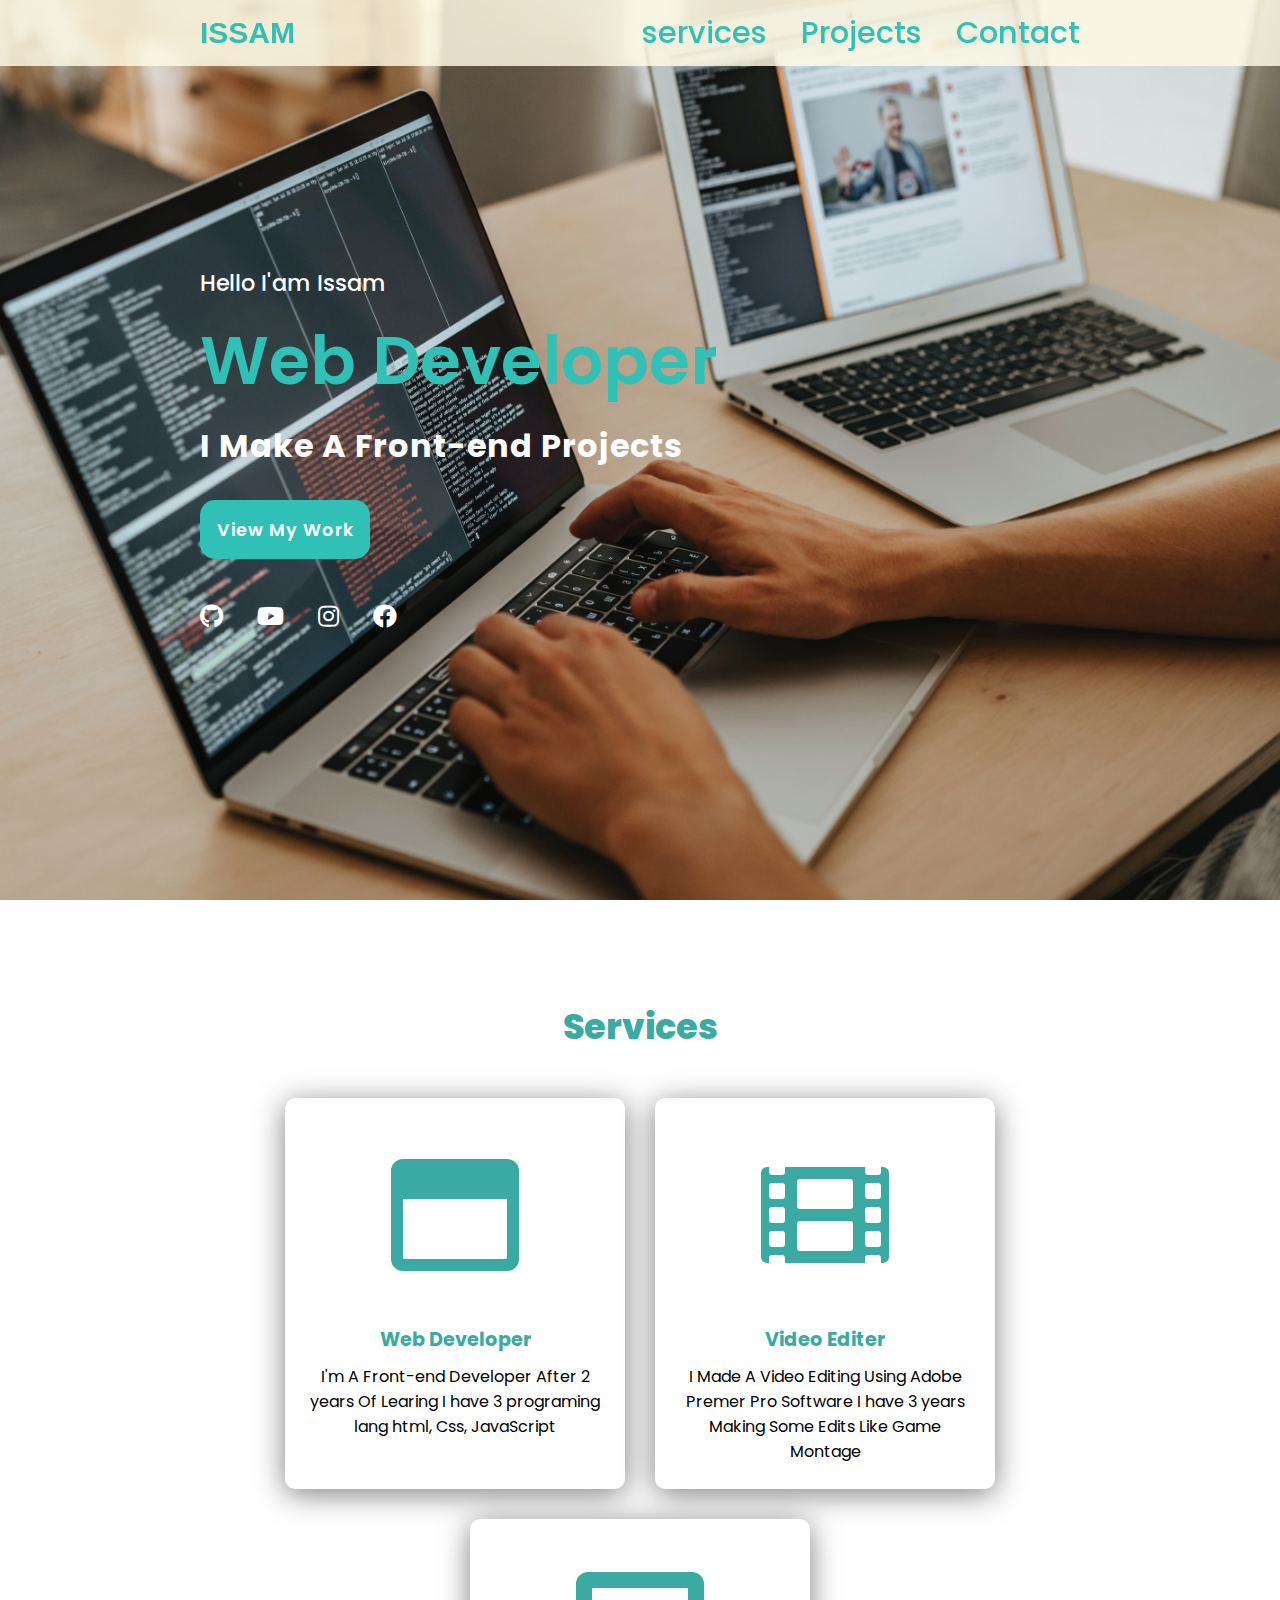
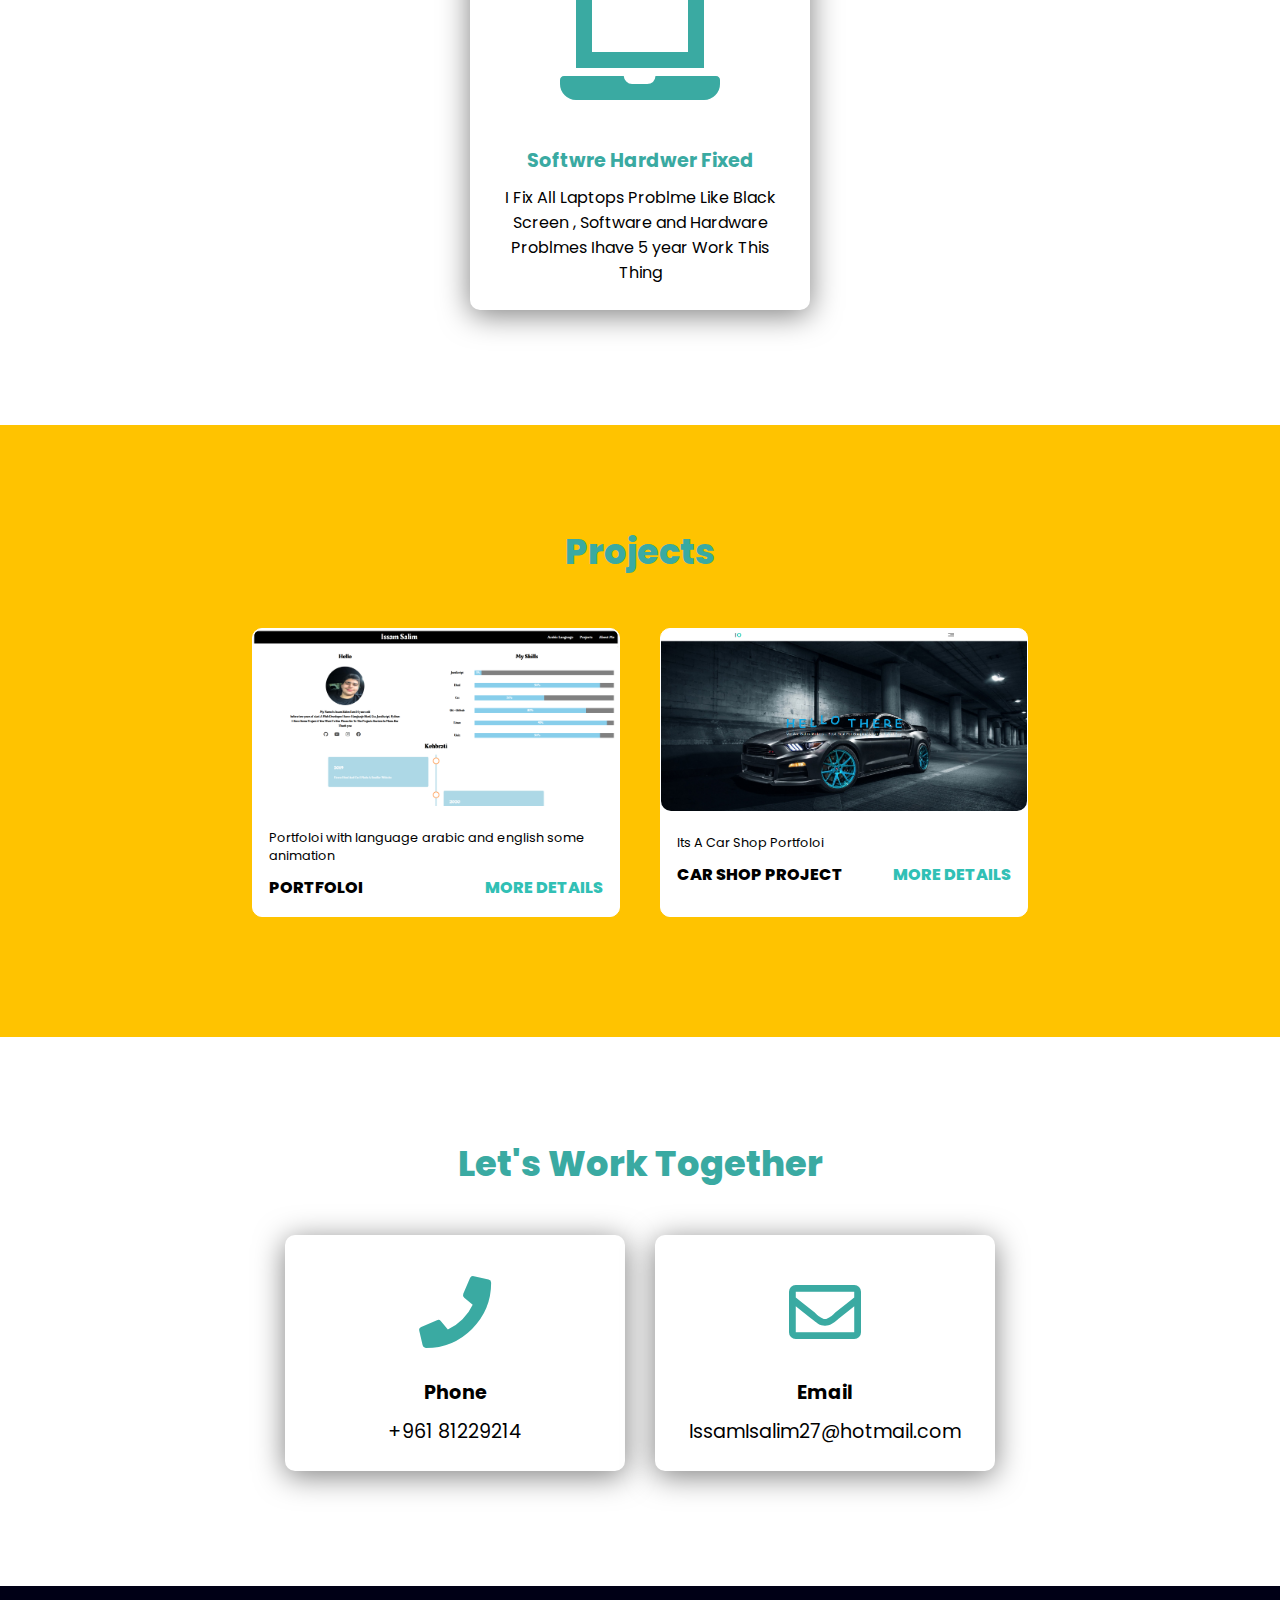
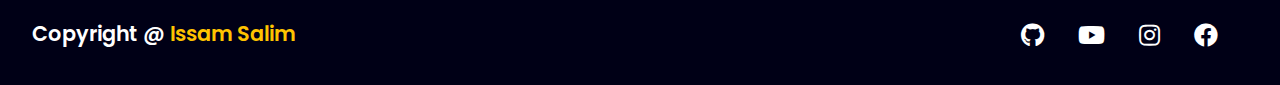
<file: index.html>
<!DOCTYPE html>
<html lang="en">

<head>
    <meta charset="UTF-8">
    <meta http-equiv="X-UA-Compatible" content="IE=edge">
    <meta name="viewport" content="width=device-width, initial-scale=1.0">
    <title>Issam Salim</title>
    <!--link Main Css File-->
    <link rel="stylesheet" href="style.css">
    <!--link Font Awsome -->
    <link rel="stylesheet" href="https://cdnjs.cloudflare.com/ajax/libs/font-awesome/5.15.4/css/all.min.css">
    <!-- fAViCON-->
    <link rel="icon" type="image/x-icon" href="images/icom.ico">
</head>

<body>
    <header>
        <a href="#Home" class="logo glow">Issam</a>
        <nav class="navigation">
            <a href="#services" class="serv">services</a>
            <a href="#Projects" class="proj">Projects</a>
            <a href="#Contact" class="cont">Contact</a>
        </nav>
    </header>

    <section class="main" id="Home">
        <div>
            <h2>Hello I'am Issam<br>
                <span>Web Developer</span>
            </h2>
            <h3>I Make A Front-end Projects </h3>
            <a href="#Projects" class="main-btn">View My Work</a>
            <div class="Social-Icons">
                <a href="https://github.com/IssamSalim" target="_blank"><i class="fab fa-github git"></i></a>
                <a href="https://www.youtube.com/channel/UCSNse2XIpOwDw6p_3t9en9g" target="_blank"><i
                        class="fab fa-youtube yout"></i></a>
                <a href="https://www.instagram.com/issamslm07/" target="_blank"><i
                        class="fab fa-instagram inst "></i></a>
                <a href="https://www.facebook.com/issam.salim.528/" target="_blank"><i
                        class="fab fa-facebook face"></i></i></a>
            </div>
        </div>
    </section>

    <section class="cards" id="services">
        <h2 class="title">Services</h2>
        <div class="content">
            <div class="card card1">
                <div class="icon">
                    <i class="far fa-window-maximize"></i>
                </div>
                <div class="info">
                    <h3>Web Developer</h3>
                    <p>I'm A Front-end Developer
                        After 2 years Of Learing
                        I have 3 programing lang
                        html, Css, JavaScript
                    </p>
                </div>
            </div>

            <div class="card">
                <div class="icon">
                    <i class="fas fa-film"></i>
                </div>
                <div class="info">
                    <h3>Video Editer</h3>
                    <p>I Made A Video Editing
                        Using Adobe Premer Pro Software
                        I have 3 years Making Some Edits
                        Like Game Montage
                    </p>
                </div>
            </div>

            <div class="card">
                <div class="icon">
                    <i class="fas fa-laptop"></i>
                </div>
                <div class="info">
                    <h3>Softwre Hardwer Fixed </h3>
                    <p>I Fix All Laptops Problme
                        Like Black Screen ,
                        Software and Hardware Problmes
                        Ihave 5 year Work This Thing
                    </p>
                </div>
            </div>


        </div>
    </section>

    <section class="project" id="Projects">
        <h2 class="title">Projects</h2>
        <div class="content">
            <div class="project-card">
                <div class="project-img">
                    <img src="images/project-2 pic.png" alt="">
                    <div class="project-info">
                        <p class="project-catygory">Portfoloi with language arabic and english some animation </p>
                        <div class="project-title">
                            <span>Portfoloi</span>
                            <a href="Projrct-2/Html/index1.html" class="More-Details" target="_blank">More Details</a>
                        </div>
                    </div>
                </div>
                </div>

                <div class="project-card">
                    <div class="project-img">
                        <img src="images/peroject-3 pic.png" alt="">
                        <div class="project-info">
                            <p class="project-catygory">Its A Car Shop Portfoloi </p>
                            <div class="project-title">
                                <span>car shop project</span>
                                <a href="Project-3/index.html" class="More-Details" target="_blank">More Details</a>
                            </div>
                        </div>
                    </div>
                    </div>
            </div>
        </div>
    </section>

    <section class="cards contact" id="Contact">
        <h2 class="title">Let's Work Together</h2>
        <div class="content">
            <div class="card">
                <div class="icon">
                    <i class="fas fa-phone"></i>
                </div>
                <div class="info">
                    <h3>Phone</h3>
                    <p>+961 81229214
                    </p>
                </div>
            </div>

            <div class="card">
                <div class="icon">
                    <i class="far fa-envelope"></i>
                </div>
                <div class="info">
                    <h3>Email</h3>
                    <p>IssamIsalim27@hotmail.com
                    </p>
                </div>
            </div>
        </div>

    </section>

    <footer class="footer">
        <p class="footer-title">Copyright @ <span>Issam Salim</span></p>
        <div class="Social-Icons">
            <a href="https://github.com/IssamSalim" target="_blank"><i class="fab fa-github git"></i></a>
            <a href="https://www.youtube.com/channel/UCSNse2XIpOwDw6p_3t9en9g" target="_blank"><i
                    class="fab fa-youtube yout"></i></a>
            <a href="https://www.instagram.com/issamslm07/" target="_blank"><i class="fab fa-instagram inst "></i></a>
            <a href="https://www.facebook.com/issam.salim.528/" target="_blank"><i
                    class="fab fa-facebook face"></i></i></a>
        </div>
    </footer>
</body>

</html>
</file>
<file: style.css>
/*Import poppins Font From Google Font*/
@import url('https://fonts.googleapis.com/css2?family=Poppins:ital,wght@0,100;0,200;0,300;0,400;0,500;0,600;0,700;0,800;0,900;1,100;1,200;1,300;1,400;1,500;1,600;1,700;1,800;1,900&display=swap');

/*For All Elemet*/
* {
    font-family: 'poppins';
    margin: 0;
    padding: 0;
    box-sizing: border-box;
    scroll-behavior: smooth;
}

header {
    background-color: #fffae5d3 ;
    width: 100%;
    position: fixed;
    z-index: 999;
    display: flex;
    justify-content: space-between;
    align-items: center;
    padding: 10px 200px;
}

.logo {
    text-decoration: none;
    color: #31C0B5;
    text-transform: uppercase;
    font-weight: 700;
    font-size: 1.8em;
    transition: 0.9s ;
}

.logo:hover{
    transform: scale(1.5);
    color: #ffa600;
}
/*navigation*/
.navigation a {
    color: #31C0B5;
    text-decoration: none;
    font-size: 1.9em;
    font-weight:500;
    padding-left: 30px;
}

/* .navigation a:hover {
    color: #FFC300 ;
} */
/*nav animation*/
.serv {
    transition: 0.6s ease;
}

.serv:hover {
    transform: scale(1.1);
    color: #FFC300 ;
}

.proj {
    transition: 0.6s ease;
    color: #FFC300 ;
}

.proj:hover {
    transform: scale(1.1);
    color: #FFC300 ;
}

.cont {
    transition: 0.6s ease;
    color: #FFC300 ;
}

.cont:hover {
    transform: scale(1.1);
    color: #FFC300 ;
}
/*End Animation*/
section {
    padding: 100px 200px;
}
.main {
    width: 100%;
    min-height: 100vh;
    display: flex;
    align-items: center;
    background-image: url(images//background1.jpg);
    background-size: cover;
    background-position: center center;
}

.glow {
    margin: 0;
      
      grid-column: 1;
      grid-row: 1;
      z-index: 1;
      font-family: 'Teko', sans-serif;
      font-size: 30px;
      text-transform: uppercase;
      animation: glow 2s ease-in-out infinite alternate;
      text-align: center;
}
.glow a {
    font-family: 'Teko', sans-serif;
      color: #FFC300;
      grid-column: 1;
      grid-row: 1;
      align-self: end;
      justify-self: center;
      padding-bottom: 1rem;
}
    
    @keyframes glow {
      from {
        text-shadow: 0 0 100px #836d25;
      }
      to {
        text-shadow: 0 0 100px #ffc400, 0 0 10px #4dbbc7;
      }
    }
  
.main h2 {
    color: #fff;
    font-size: 1.4em;
    font-weight: 500;

}

.main h2 span {
    color: #31C0B5 ;
    font-size: 3em;
    font-weight: 600;
    display: inline-block;
    margin-top: 10px;
    
}

.main h3 {
    color: #fff ;
    font-size: 2em;
    font-weight: 700;
    letter-spacing: 1px;
    margin-top: 10px;
    margin-bottom: 30px;
}

.main-btn {
    text-decoration: none;
    color: #fff;
    background-color:#31C0B5  ;
    font-size: 1.1em;
    font-weight: 600;
    display:inline-block ;
    padding: 0.9375em;
    letter-spacing: 1px;
    border-radius: 15px;
    margin-bottom: 40px;
    transition: 1s ease;
}

.main-btn:hover {
    background-color:#3AAAA2  ;
    transform: scale(1.1);
}

.Social-Icons a {
    color: #fff;
    font-size:1.5em;
    padding-right: 30px;
    transition: 1s ease;
    border-radius: 10px;
}

/* .Social-Icons a:hover {
    color: #31C0B5;
    
} */

/*Icon Animation*/
.git{
    transition: 1s ease;
}

.git:hover {
    transform: scale(1.7);
    color: rgb(95, 95, 95);
    box-shadow: 0 5px 30px rgba(1 1 1 / 50%);
    border-radius: 10px;
}

.yout{
    transition: 1s ease;
}

.yout:hover {
    transform: scale(1.7);
    color: red;
}

.inst{
    transition: 1s ease;
}

.inst:hover {
    transform: scale(1.7);
    color: rgb(225, 0, 255);
}

.face{
    transition: 1s ease;
}

.face:hover {
    transform: scale(1.7);
    color: rgb(0, 162, 255);
}
/*End Animation*/
/*Carts*/

.title {
    display: flex;
    justify-content: center;
    color: #3AAAA2;
    font-size: 2.2em;
    font-weight: 800;
    margin-bottom: 30px;
}

.content {
    display: flex;
    justify-content: center;
    flex-direction: row;
    flex-wrap:wrap ;
    
}

.card {
    background-color: #fff;
    width: 21.25em;
    box-shadow: 0 5px 30px rgba(1 1 1 / 50%);
    border-radius: 10px;
    padding: 25px;
    margin: 15px;
    transition: 1s ease;
}

.card:hover {
    transform: scale(1.1);
    box-shadow: 0 5px 30px rgba(255 195 0 / 100%);
}

.icon {
    color: #3AAAA2;
    font-size: 8em;
    text-align: center;
}

.info {
    text-align: center;
}
.info h3 {
    color: #3AAAA2;
    font-size: 1.2em;
    font-weight: 700;
    margin: 10px;
}

.card:hover .icon {
    color: #FFC300;

}
.card:hover .info h3 {
    color:#FFC300 ;
}

/*contact*/

.contact .icon {
    font-size:4.5em ;
}

.contact .info h3 {
    color: black;
}

.contact .info p {
    font-size: 1.2em;
}

.footer {
    background-color: #000016;
    color: #fff;
    padding: 2em;
    display: flex;
    justify-content: space-between;
}

.footer-title {
    font-size: 1.3em;
    font-weight: 600;
}

.footer-title span {
    color:#FFC300 ;
}

.project {
    background-color: #FFC300;
}

.project .content {
    margin-top: 30px;
}

.project-card {
    background-color: #fff;
    border: 1px solid #fff;
    min-height: 14em;
    width: 23em;
    overflow: hidden;
    border-radius: 10px;
    margin: 20px;
    transition: 0.7s ease;
}

.project-card:hover {
    transform: scale(1.1);
}

.project-card:hover .project-img {
    opacity:0.7;
}

.project-img  img {
    width: 100%;
    border-radius: 10px;
}

.project-info {
    padding: 1em;

}

.project-catygory {
    font-size: 0.8em;
    color: black;
}

.project-title {
    display: flex;
    justify-content: space-between;
    text-transform: uppercase;
    font-weight: 800;
    margin-top: 10px;
}

.More-Details {
    text-decoration: none;
    color: #31C0B5;
}

.More-Details:hover {
    color: #ffa600;
}

/*Media Qwiris*/

@media (max-width:1024px) {

    body{
        font-size: 16px;
        padding: 0px 0px;
    }
    header{
        padding: 12px 20px;
    }
    .navigation {
        padding-left: 1px;
        font-size: small;
    }

    .title {
        font-size: 1.8em;
    }

    section {
        padding: 80px 20px;
    }

    .main-content h2 {
        font-size: 1em;
    }

    .main-content h3 {
        font-size: 1.6em;
    }

    .content {
        flex-direction: column;
        align-items: center;
    }
    
    .navigation a {
        font-size: 1.0em;
    }

    .footer {
        padding-right: 1px;
    }

    .logo:hover{
        transform: scale(1.2);
        color: #ffa600;   
    }
    .card {
        
        align-items: center;
        flex-wrap: wrap;
    }
    body {
        padding: 0 0 ;
    }

}

@media (max-width:641px) {
    body{
        font-size: 12px;
        padding: 0px 0px;
    }

    .main-content h2 {
        font-size: 0.8em;
    }

    .main-content h3 {
        font-size:1.4em;
    }

    .card {
        
        align-items: center;
        flex-wrap: wrap;
    }

    .logo:hover{
        transform: scale(1.1);
        color: #ff8000;   
    }
}

@media (max-width:375px) {
    body {
        font-size: 10px;
        padding: 0px 0px;
    }

    .card {
        
        align-items: center;
        flex-wrap: wrap;
    }
    
    .logo:hover{
        transform: scale(1.1);
        color: #ffa600;   
    }

    .navigation a {
        font-size: 0.7em;
    }
}

@media (max-width: 1140px){
body {
    padding: 0px -2px 0px 15px;
}

    .content {
        display: flex;
        justify-content: center;
        flex-direction: row;
        flex-wrap: inherit;
        margin-left: -133px;
        margin-right: -140px;
    }
}

@media (max-width:1019px){
    body{
        
        padding: 0px 0px ;
    }
    .content {
        display: flex;
        justify-content: center;
        flex-direction: row;
        flex-wrap: wrap;
        margin-left: -15px;
        margin-right: -17px;
    }
}

@media (max-width:765) {
    
    .content {
        display: flex;
        justify-content: center;
        flex-direction: row;
        flex-wrap: wrap;
        margin-left: -15px;
        margin-right: -17px;
    }
}

@media (max-width: 1024px){
section {
    padding: 74px 146px;
}
}

@media (max-width: 1019px){
body {
    padding: 0px 0px;
}
}

@media (max-width: 1024px){
section {
    padding: 74px 41px;
}
}
</file>
